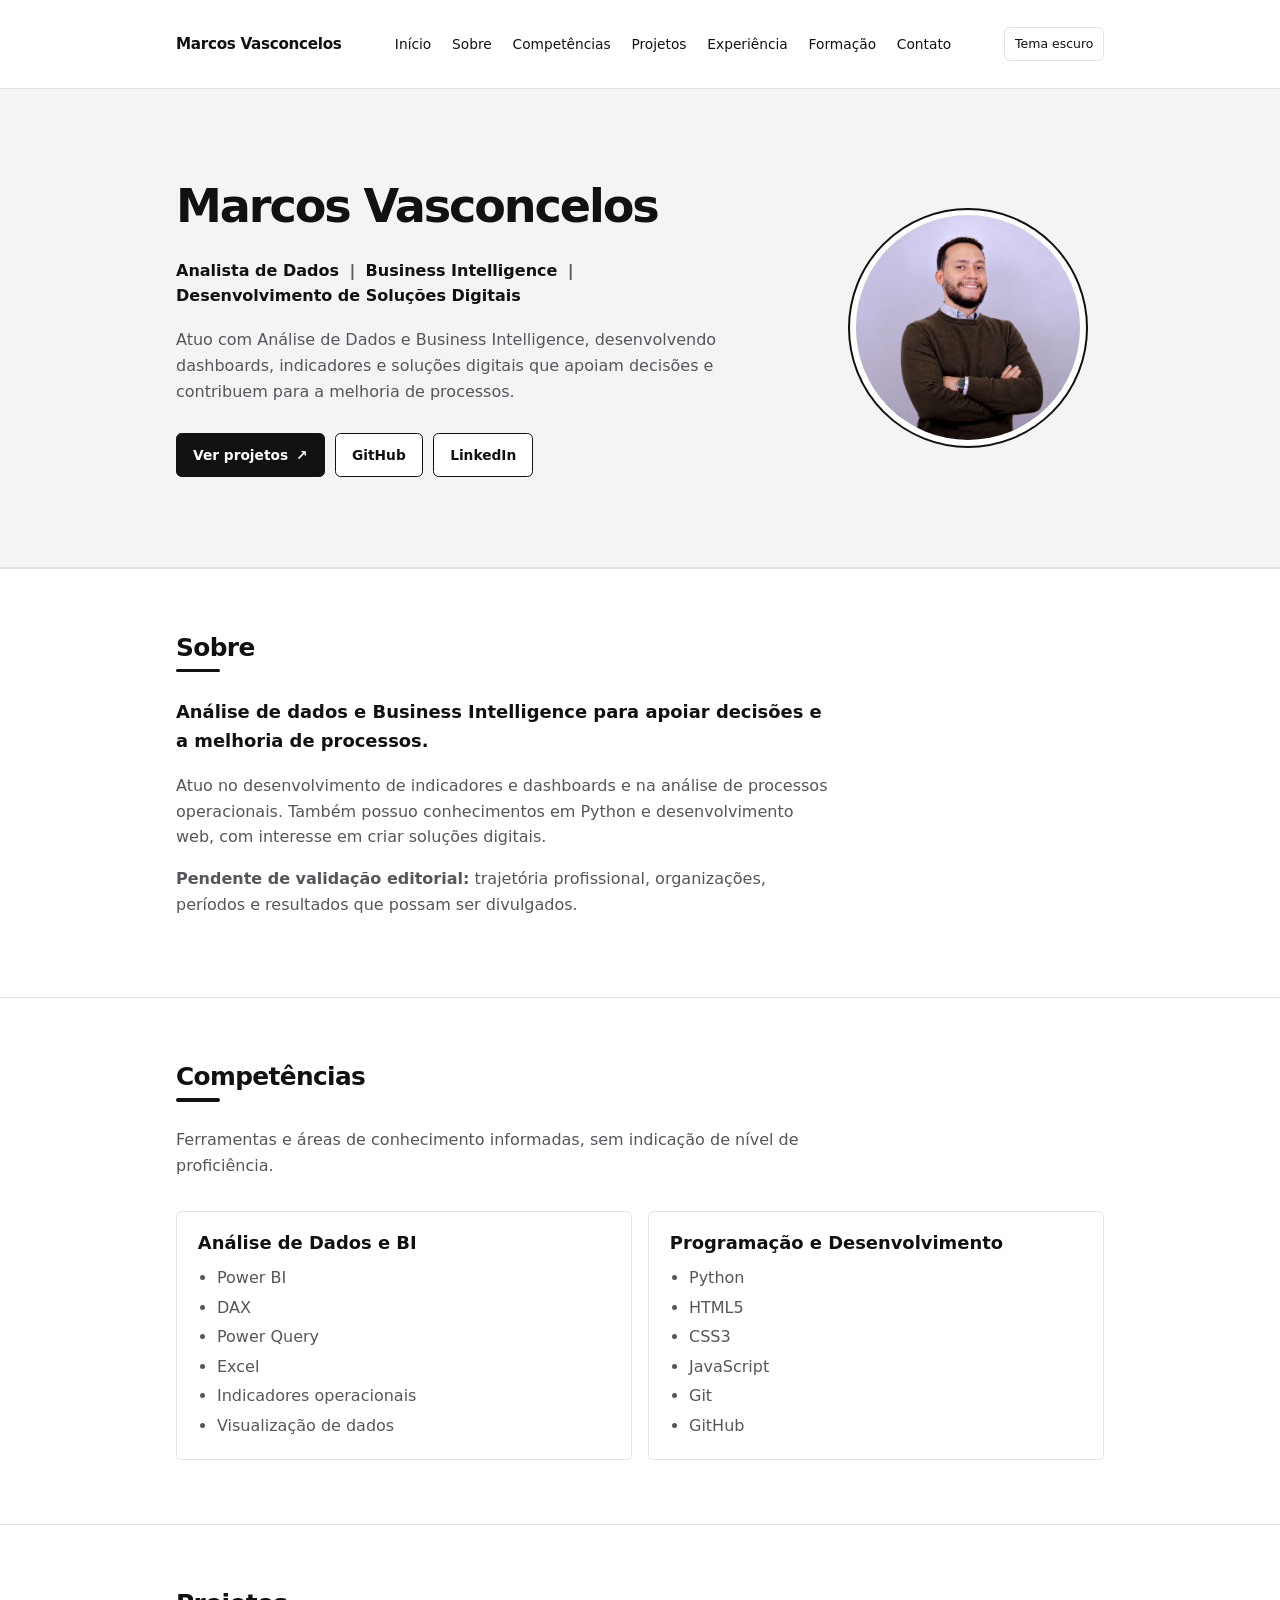
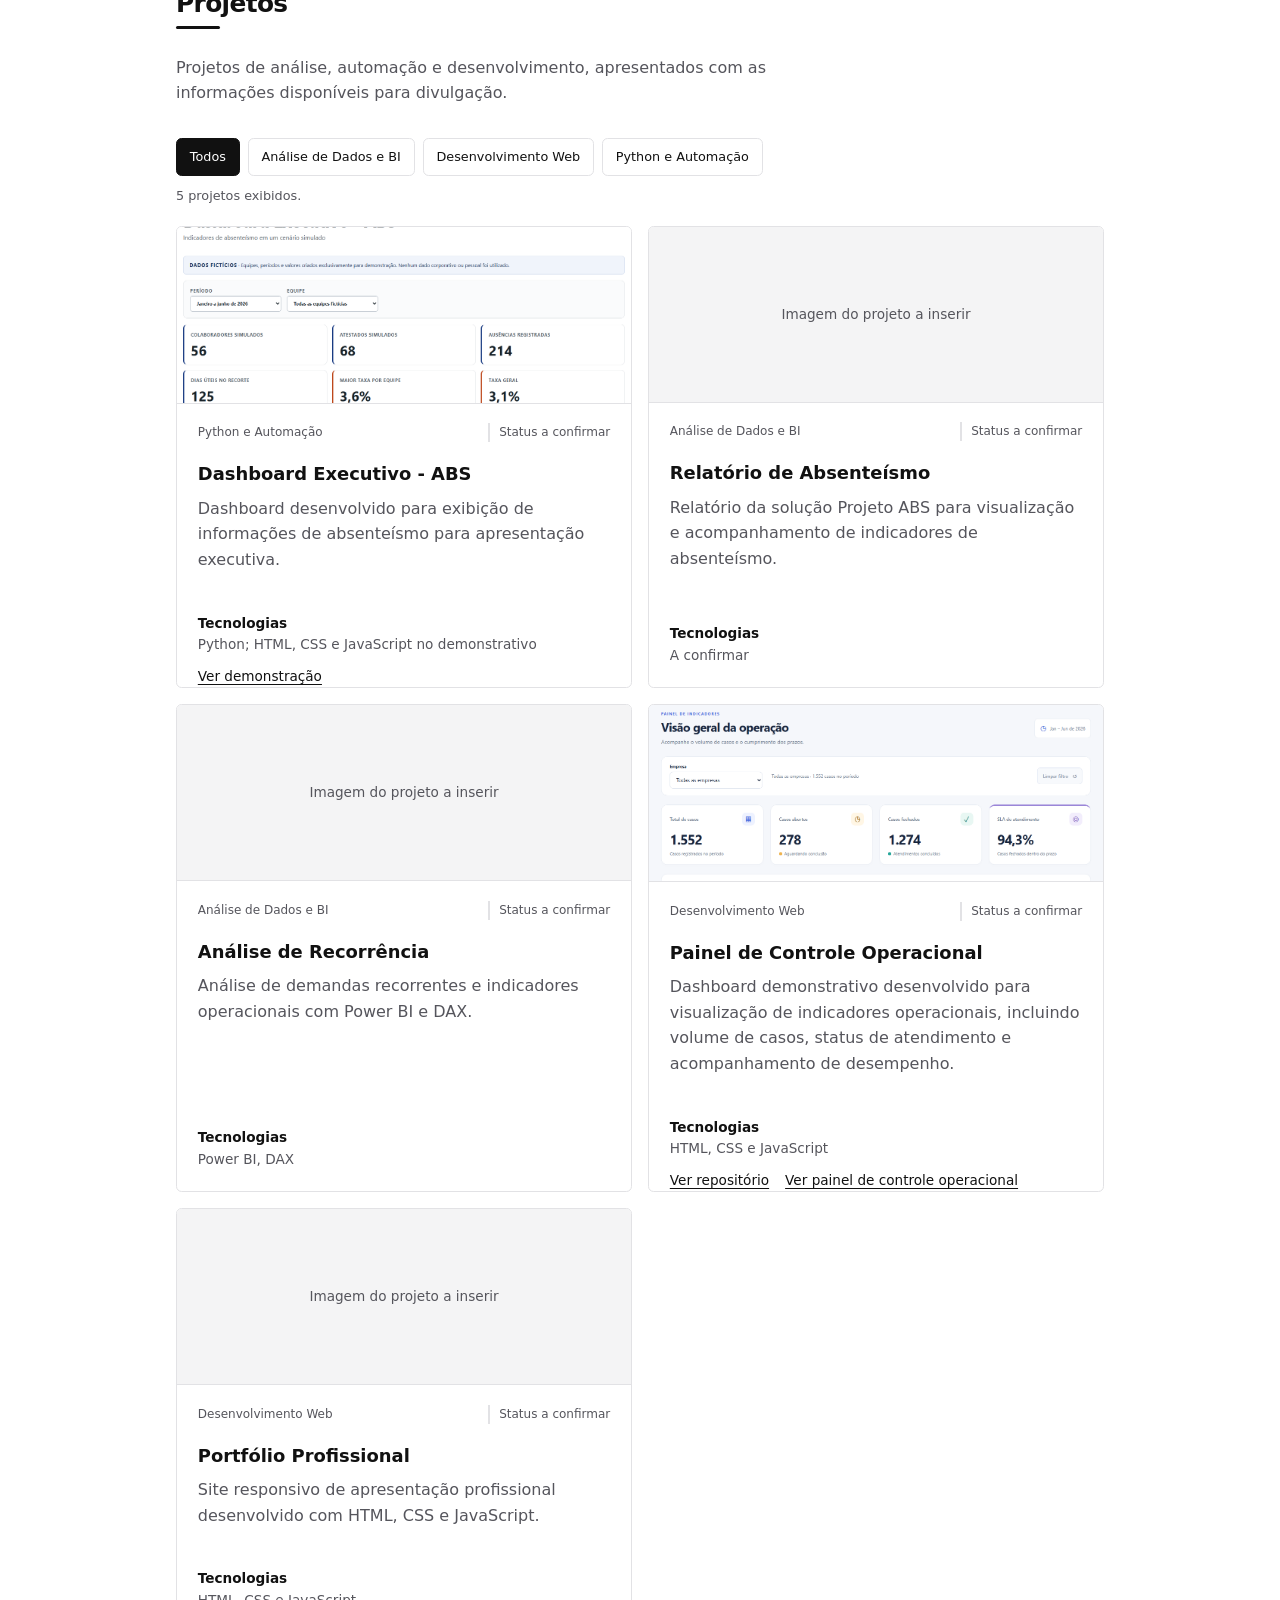
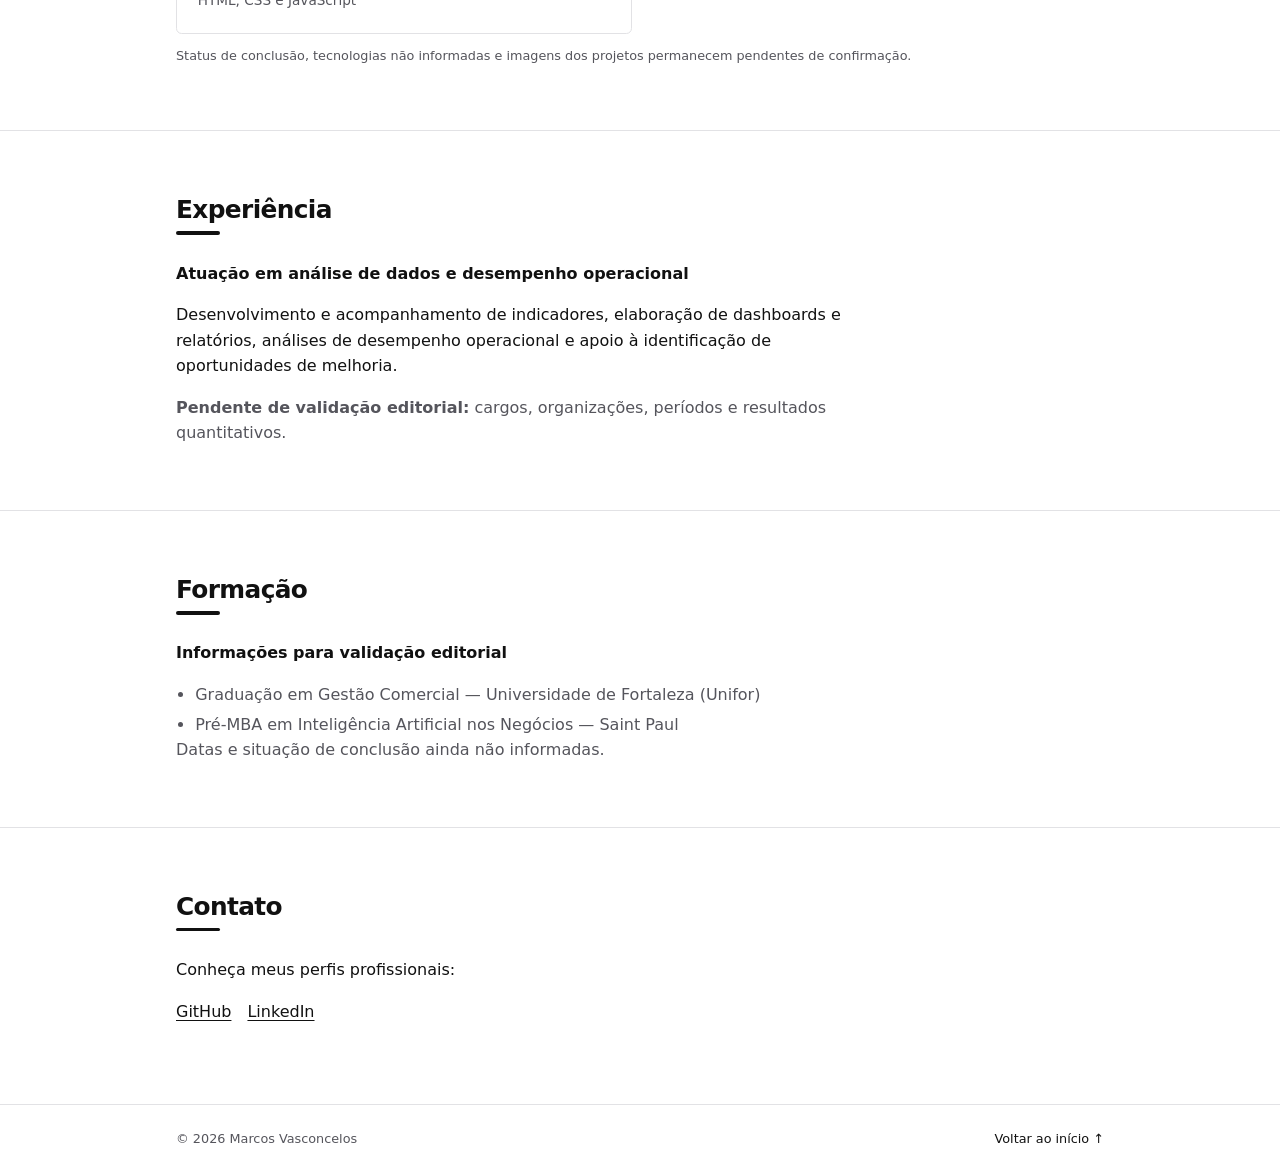
<file: index.html>
<!doctype html>
<html lang="pt-BR">
<head>
  <meta charset="utf-8">
  <meta name="viewport" content="width=device-width, initial-scale=1">
  <meta name="description" content="Marcos Vasconcelos — Analista de Dados, Business Intelligence e Desenvolvimento de Soluções Digitais.">
  <title>Marcos Vasconcelos | Dados, BI e soluções digitais</title>
  <link rel="stylesheet" href="css/style.css">
  <script src="js/projects.js" defer></script>
  <script src="js/main.js" defer></script>
</head>
<body>
  <a class="skip-link" href="#conteudo">Ir para o conteúdo principal</a>

  <header class="site-header">
    <div class="container header-inner">
      <a class="brand" href="#inicio" aria-label="Marcos Vasconcelos, voltar ao início">
        <span class="brand-name">Marcos Vasconcelos</span>
      </a>
      <div class="header-controls">
        <button class="header-button theme-toggle" type="button" aria-label="Ativar tema escuro" aria-pressed="false" hidden>Tema escuro</button>
        <button class="header-button menu-toggle" type="button" aria-controls="site-nav" aria-expanded="false" hidden>Menu</button>
      </div>
      <nav class="site-nav" id="site-nav" aria-label="Navegação principal">
        <ul class="nav-list">
          <li><a href="#inicio">Início</a></li>
          <li><a href="#sobre">Sobre</a></li>
          <li><a href="#competencias">Competências</a></li>
          <li><a href="#projetos">Projetos</a></li>
          <li><a href="#experiencia">Experiência</a></li>
          <li><a href="#formacao">Formação</a></li>
          <li><a href="#contato">Contato</a></li>
        </ul>
      </nav>
    </div>
  </header>

  <main id="conteudo" tabindex="-1">
    <section class="hero" id="inicio" aria-labelledby="inicio-titulo">
      <div class="container hero-grid">
        <div class="hero-content">
          <h1 id="inicio-titulo">Marcos Vasconcelos</h1>
          <p class="hero-role">Analista de Dados <span aria-hidden="true">|</span> Business Intelligence <span aria-hidden="true">|</span> Desenvolvimento de Soluções Digitais</p>
          <p class="hero-description">Atuo com Análise de Dados e Business Intelligence, desenvolvendo dashboards, indicadores e soluções digitais que apoiam decisões e contribuem para a melhoria de processos.</p>
          <div class="hero-actions">
            <a class="button button-primary" href="#projetos">Ver projetos <span aria-hidden="true">↗</span></a>
            <a class="button button-outline" href="https://github.com/marcsvasconcelos" target="_blank" rel="noopener noreferrer">GitHub</a>
            <a class="button button-outline" href="https://www.linkedin.com/in/marcsvasconcelos/" target="_blank" rel="noopener noreferrer">LinkedIn</a>
          </div>
        </div>
        <div class="portrait-frame">
          <img src="assets/images/projects/fotoprofissional.jpg" alt="Retrato profissional de Marcos Vasconcelos" width="1536" height="1024" decoding="async">
        </div>
      </div>
    </section>

    <section class="section" id="sobre" aria-labelledby="sobre-titulo">
      <div class="container section-grid">
        <div class="section-heading">
          <h2 id="sobre-titulo">Sobre</h2>
        </div>
        <div class="section-body">
          <p class="lead">Análise de dados e Business Intelligence para apoiar decisões e a melhoria de processos.</p>
          <p>Atuo no desenvolvimento de indicadores e dashboards e na análise de processos operacionais. Também possuo conhecimentos em Python e desenvolvimento web, com interesse em criar soluções digitais.</p>
          <p><strong>Pendente de validação editorial:</strong> trajetória profissional, organizações, períodos e resultados que possam ser divulgados.</p>
        </div>
      </div>
    </section>

    <section class="section section-tinted" id="competencias" aria-labelledby="competencias-titulo">
      <div class="container">
        <div class="section-intro">
          <h2 id="competencias-titulo">Competências</h2>
          <p>Ferramentas e áreas de conhecimento informadas, sem indicação de nível de proficiência.</p>
        </div>
        <div class="card-grid competence-grid">
          <article class="card competence-card">
            <h3>Análise de Dados e BI</h3>
            <ul class="competence-list">
              <li>Power BI</li><li>DAX</li><li>Power Query</li><li>Excel</li>
              <li>Indicadores operacionais</li><li>Visualização de dados</li>
            </ul>
          </article>
          <article class="card competence-card">
            <h3>Programação e Desenvolvimento</h3>
            <ul class="competence-list">
              <li>Python</li><li>HTML5</li><li>CSS3</li><li>JavaScript</li>
              <li>Git</li><li>GitHub</li>
            </ul>
          </article>
        </div>
      </div>
    </section>

    <section class="section" id="projetos" aria-labelledby="projetos-titulo">
      <div class="container">
        <div class="section-intro">
          <h2 id="projetos-titulo">Projetos</h2>
          <p>Projetos de análise, automação e desenvolvimento, apresentados com as informações disponíveis para divulgação.</p>
        </div>
        <div class="project-filters" role="group" aria-label="Filtrar projetos por categoria" hidden>
          <button class="filter-button" type="button" data-filter="todos" aria-pressed="true">Todos</button>
          <button class="filter-button" type="button" data-filter="analise-bi" aria-pressed="false">Análise de Dados e BI</button>
          <button class="filter-button" type="button" data-filter="desenvolvimento-web" aria-pressed="false">Desenvolvimento Web</button>
          <button class="filter-button" type="button" data-filter="python-automacao" aria-pressed="false">Python e Automação</button>
        </div>
        <p class="filter-status" role="status" aria-live="polite" hidden></p>
        <div class="card-grid project-grid" id="project-list">
          <article class="card project-card">
            <div class="project-cover has-image"><img src="assets/images/projects/abs-demo.png" alt="Prévia fictícia do Dashboard Executivo - ABS" width="1200" height="675" loading="lazy"></div>
            <div class="project-meta">
              <span class="project-category">Python e Automação</span>
              <span class="status">Status a confirmar</span>
            </div>
            <h3>Dashboard Executivo - ABS</h3>
            <p>Dashboard desenvolvido para exibição de informações de absenteísmo para apresentação executiva.</p>
            <p class="project-tech"><strong>Tecnologias</strong>HTML, CSS e JavaScript no demonstrativo</p>
            <p class="project-links"><a href="demos/abs/index.html">Ver demonstração</a></p>
          </article>
          <article class="card project-card">
            <div class="project-cover" aria-hidden="true">Imagem do projeto<br>a inserir</div>
            <div class="project-meta">
              <span class="project-category">Análise de Dados e BI</span>
              <span class="status">Status a confirmar</span>
            </div>
            <h3>Relatório de Absenteísmo</h3>
            <p>Relatório da solução Projeto ABS para visualização e acompanhamento de indicadores de absenteísmo.</p>
            <p class="project-tech"><strong>Tecnologias</strong> A confirmar</p>
          </article>
          <article class="card project-card">
            <div class="project-cover" aria-hidden="true">Imagem do projeto<br>a inserir</div>
            <div class="project-meta">
              <span class="project-category">Análise de Dados e BI</span>
              <span class="status">Status a confirmar</span>
            </div>
            <h3>Análise de Recorrência</h3>
            <p>Análise de demandas recorrentes e indicadores operacionais com Power BI e DAX.</p>
            <p class="project-tech"><strong>Tecnologias</strong> Power BI, DAX</p>
          </article>
          <article class="card project-card">
            <div class="project-cover has-image"><img src="assets/images/projects/painel-operacional.png" alt="Prévia da demonstração pública do Painel de Controle Operacional" width="1200" height="675" loading="lazy"></div>
            <div class="project-meta">
              <span class="project-category">Desenvolvimento Web</span>
              <span class="status">Status a confirmar</span>
            </div>
            <h3>Painel de Controle Operacional</h3>
            <p>Dashboard demonstrativo desenvolvido para visualização de indicadores operacionais, incluindo volume de casos, status de atendimento e acompanhamento de desempenho.</p>
            <p class="project-tech"><strong>Tecnologias</strong> HTML, CSS e JavaScript</p>
            <p class="project-links"><a href="https://github.com/marcsvasconcelos/DASHBOARD-OPERACIONAL" target="_blank" rel="noopener noreferrer">Ver repositório</a><a href="https://marcsvasconcelos.github.io/DASHBOARD-OPERACIONAL/" target="_blank" rel="noopener noreferrer">Ver painel de controle operacional</a></p>
          </article>
          <article class="card project-card">
            <div class="project-cover" aria-hidden="true">Imagem do projeto<br>a inserir</div>
            <div class="project-meta">
              <span class="project-category">Desenvolvimento Web</span>
              <span class="status">Status a confirmar</span>
            </div>
            <h3>Portfólio Profissional</h3>
            <p>Site responsivo de apresentação profissional desenvolvido com HTML, CSS e JavaScript.</p>
            <p class="project-tech"><strong>Tecnologias</strong> HTML, CSS e JavaScript</p>
          </article>
        </div>
        <p class="pending-note">Status de conclusão, tecnologias não informadas e imagens dos projetos permanecem pendentes de confirmação.</p>
      </div>
    </section>

    <section class="section section-tinted" id="experiencia" aria-labelledby="experiencia-titulo">
      <div class="container section-grid">
        <div class="section-heading">
          <h2 id="experiencia-titulo">Experiência</h2>
        </div>
        <div class="detail-panel">
          <p class="panel-label">Atuação em análise de dados e desempenho operacional</p>
          <p>Desenvolvimento e acompanhamento de indicadores, elaboração de dashboards e relatórios, análises de desempenho operacional e apoio à identificação de oportunidades de melhoria.</p>
          <p><strong>Pendente de validação editorial:</strong> cargos, organizações, períodos e resultados quantitativos.</p>
        </div>
      </div>
    </section>

    <section class="section" id="formacao" aria-labelledby="formacao-titulo">
      <div class="container section-grid">
        <div class="section-heading">
          <h2 id="formacao-titulo">Formação</h2>
        </div>
        <div class="detail-panel">
          <p class="panel-label">Informações para validação editorial</p>
          <ul class="formation-list">
            <li>Graduação em Gestão Comercial — Universidade de Fortaleza (Unifor)</li>
            <li>Pré-MBA em Inteligência Artificial nos Negócios — Saint Paul</li>
          </ul>
          <p>Datas e situação de conclusão ainda não informadas.</p>
        </div>
      </div>
    </section>

    <section class="section contact-section" id="contato" aria-labelledby="contato-titulo">
      <div class="container contact-inner">
        <h2 id="contato-titulo">Contato</h2>
        <p>Conheça meus perfis profissionais:</p>
        <p class="contact-links"><a href="https://github.com/marcsvasconcelos" target="_blank" rel="noopener noreferrer">GitHub</a><a href="https://www.linkedin.com/in/marcsvasconcelos/" target="_blank" rel="noopener noreferrer">LinkedIn</a></p>
      </div>
    </section>
  </main>

  <footer class="site-footer">
    <div class="container footer-inner">
      <span>© 2026 Marcos Vasconcelos</span>
      <a href="#inicio">Voltar ao início ↑</a>
    </div>
  </footer>
</body>
</html>
</file>
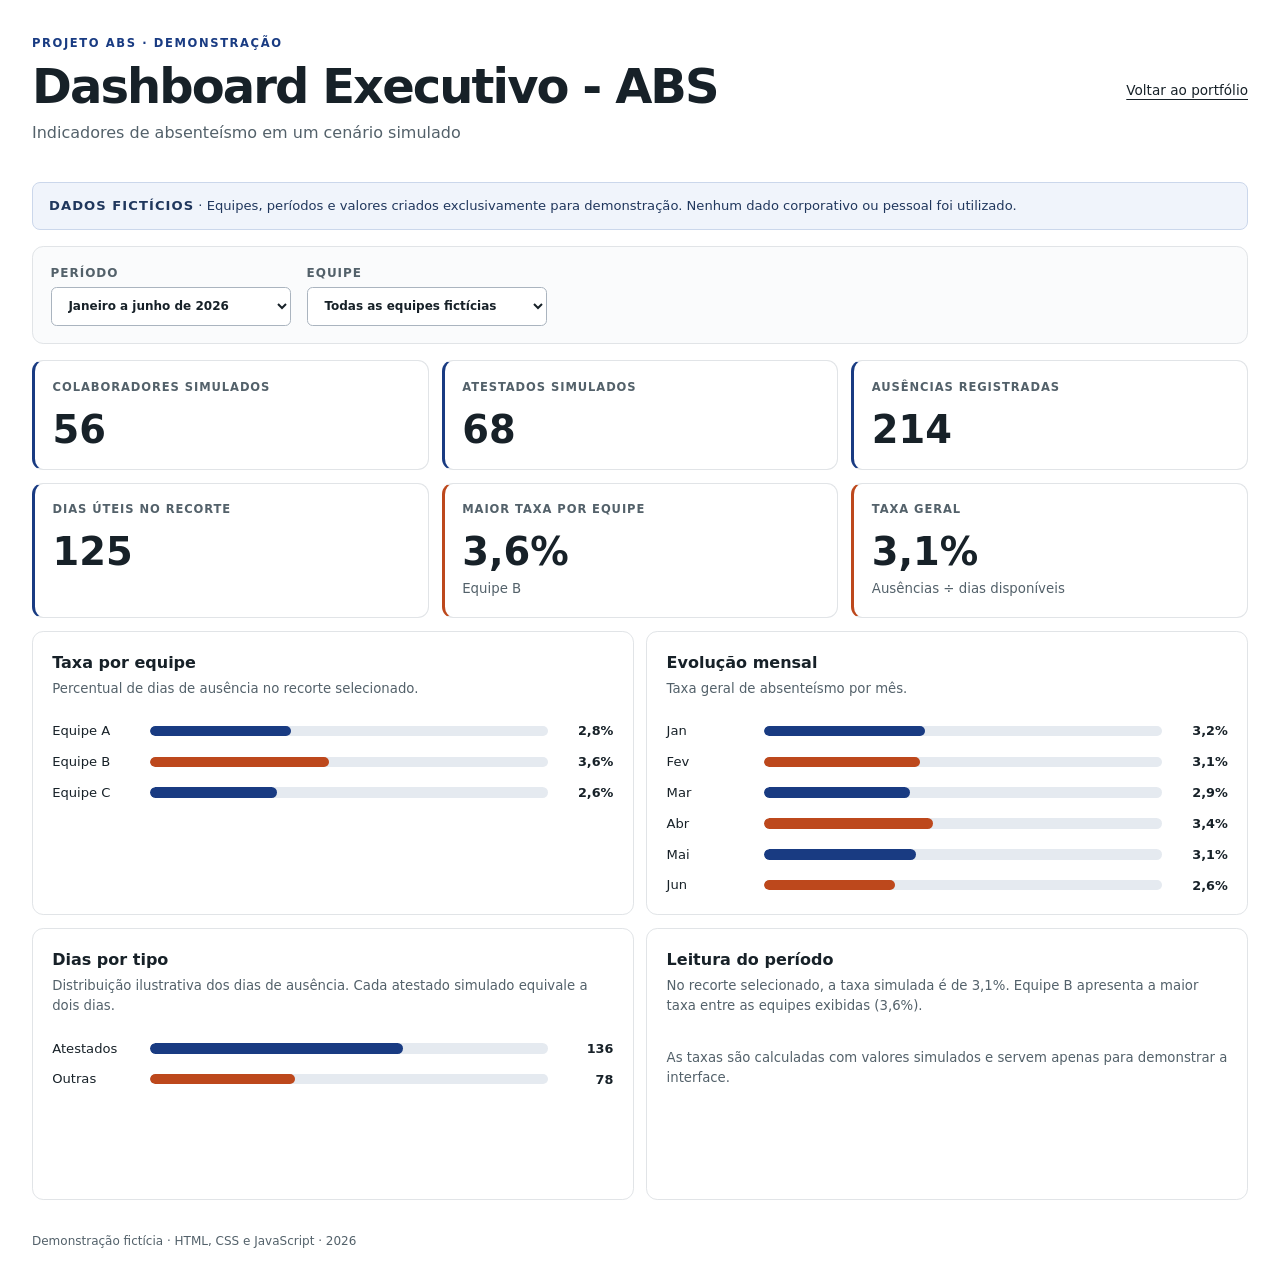
<file: demos/abs/index.html>
<!doctype html>
<html lang="pt-BR">
<head>
  <meta charset="utf-8">
  <meta name="viewport" content="width=device-width, initial-scale=1">
  <meta name="description" content="Demonstração fictícia de indicadores de absenteísmo do Projeto ABS.">
  <title>Dashboard Executivo - ABS | Demonstração fictícia</title>
  <link rel="stylesheet" href="style.css">
  <script src="main.js" defer></script>
</head>
<body>
  <a class="skip-link" href="#conteudo">Ir para os indicadores</a>
  <header class="header wrap">
    <div>
      <p class="eyebrow">Projeto ABS · Demonstração</p>
      <h1>Dashboard Executivo - ABS</h1>
      <p class="subtitle">Indicadores de absenteísmo em um cenário simulado</p>
    </div>
    <a class="back" href="../../index.html#projetos">Voltar ao portfólio</a>
  </header>
  <main id="conteudo" class="wrap">
    <p class="notice"><strong>DADOS FICTÍCIOS</strong> · Equipes, períodos e valores criados exclusivamente para demonstração. Nenhum dado corporativo ou pessoal foi utilizado.</p>
    <section class="filters" aria-label="Filtros do painel">
      <label>Período
        <select id="periodo">
          <option value="todos">Janeiro a junho de 2026</option>
          <option value="jan">Janeiro de 2026</option><option value="fev">Fevereiro de 2026</option>
          <option value="mar">Março de 2026</option><option value="abr">Abril de 2026</option>
          <option value="mai">Maio de 2026</option><option value="jun">Junho de 2026</option>
        </select>
      </label>
      <label>Equipe
        <select id="equipe">
          <option value="todas">Todas as equipes fictícias</option>
          <option value="Equipe A">Equipe A</option><option value="Equipe B">Equipe B</option><option value="Equipe C">Equipe C</option>
        </select>
      </label>
    </section>
    <section class="metrics" aria-label="Indicadores principais">
      <article class="metric"><h2>Colaboradores simulados</h2><strong id="colaboradores">—</strong></article>
      <article class="metric"><h2>Atestados simulados</h2><strong id="atestados">—</strong></article>
      <article class="metric"><h2>Ausências registradas</h2><strong id="ausencias">—</strong></article>
      <article class="metric"><h2>Dias úteis no recorte</h2><strong id="dias-uteis">—</strong></article>
      <article class="metric accent"><h2>Maior taxa por equipe</h2><strong id="maior-taxa">—</strong><small id="maior-equipe"></small></article>
      <article class="metric accent"><h2>Taxa geral</h2><strong id="taxa-geral">—</strong><small>Ausências ÷ dias disponíveis</small></article>
    </section>
    <div class="panels">
      <section class="panel" aria-labelledby="equipes-titulo"><h2 id="equipes-titulo">Taxa por equipe</h2><p>Percentual de dias de ausência no recorte selecionado.</p><div id="chart-equipes" class="bars"></div></section>
      <section class="panel" aria-labelledby="evolucao-titulo"><h2 id="evolucao-titulo">Evolução mensal</h2><p>Taxa geral de absenteísmo por mês.</p><div id="chart-meses" class="bars"></div></section>
      <section class="panel" aria-labelledby="tipos-titulo"><h2 id="tipos-titulo">Dias por tipo</h2><p>Distribuição ilustrativa dos dias de ausência. Cada atestado simulado equivale a dois dias.</p><div id="chart-tipos" class="bars"></div></section>
      <section class="panel" aria-labelledby="resumo-titulo"><h2 id="resumo-titulo">Leitura do período</h2><p id="resumo" role="status" aria-live="polite"></p><p class="fine">As taxas são calculadas com valores simulados e servem apenas para demonstrar a interface.</p></section>
    </div>
  </main>
  <footer class="wrap footer">Demonstração fictícia · HTML, CSS e JavaScript · 2026</footer>
</body>
</html>
</file>
<file: css/style.css>
:root {
  color-scheme: light;
  font-family: Inter, "Segoe UI", system-ui, sans-serif;
  line-height: 1.6;
  color: #111111;
  background: #ffffff;
  --navy: #111111;
  --blue: #111111;
  --muted: #55555c;
  --line: #e2e2e5;
  --soft: #f4f4f5;
  --surface: #ffffff;
  --portrait: #ebebed;
  --button-text: #ffffff;
  --focus: #a34b00;
  --disabled-border: #a3a3a8;
}

:root[data-theme="dark"] {
  color-scheme: dark;
  color: #f4f4f5;
  background: #171719;
  --navy: #f4f4f5;
  --blue: #f4f4f5;
  --muted: #c3c3c8;
  --line: #414145;
  --soft: #252528;
  --surface: #171719;
  --portrait: #303034;
  --button-text: #171719;
  --focus: #ffb86c;
  --disabled-border: #77777c;
}

* {
  box-sizing: border-box;
}

html {
  scroll-behavior: smooth;
}

body {
  margin: 0;
}

button {
  font: inherit;
}

a {
  color: var(--blue);
}

a:focus-visible,
button:focus-visible {
  outline: 3px solid var(--focus);
  outline-offset: 4px;
}

.skip-link {
  position: fixed;
  z-index: 10;
  top: 0.75rem;
  left: 0.75rem;
  padding: 0.5rem 0.75rem;
  color: var(--button-text);
  background: var(--navy);
  transform: translateY(-160%);
}

.skip-link:focus {
  transform: none;
}

.container {
  width: min(100% - 2.5rem, 58rem);
  margin-inline: auto;
}

.site-header {
  border-bottom: 1px solid var(--line);
}

.header-inner {
  display: flex;
  align-items: center;
  justify-content: space-between;
  gap: 2rem;
  min-height: 5.5rem;
}

.site-nav {
  order: 2;
}

.header-controls {
  display: flex;
  align-items: center;
  order: 3;
}

.header-button,
.filter-button {
  border: 1px solid var(--line);
  border-radius: 0.35rem;
  color: var(--navy);
  background: var(--surface);
  cursor: pointer;
}

.header-button {
  padding: 0.4rem 0.6rem;
  font-size: 0.78rem;
}

.menu-toggle {
  display: none;
}

.brand {
  flex: none;
  color: var(--navy);
  text-decoration: none;
}

.brand-name {
  font-size: 0.95rem;
  font-weight: 700;
  letter-spacing: -0.02em;
}

.nav-list {
  display: flex;
  flex-wrap: wrap;
  justify-content: flex-end;
  gap: 0.15rem 1.3rem;
  margin: 0;
  padding: 0;
  list-style: none;
}

.nav-list a {
  display: inline-block;
  padding-block: 0.4rem;
  color: var(--navy);
  font-size: 0.86rem;
  text-decoration: none;
}

.nav-list a:hover,
.site-footer a:hover {
  text-decoration: underline;
  text-underline-offset: 0.3rem;
}

.hero {
  border-bottom: 1px solid var(--line);
  background: var(--soft);
}

.hero-grid {
  display: grid;
  grid-template-columns: minmax(0, 1fr) minmax(0, 16rem);
  align-items: center;
  gap: clamp(2.5rem, 7vw, 6rem);
  padding-block: clamp(4.5rem, 7vw, 6.5rem);
}

h1,
h2,
h3,
p {
  margin-top: 0;
}

h1,
h2,
h3 {
  color: var(--navy);
  line-height: 1.2;
}

h1 {
  max-width: 16ch;
  margin-bottom: 1.5rem;
  font-size: clamp(2.35rem, 3.6vw, 3.4rem);
  font-weight: 700;
  letter-spacing: -0.045em;
}

h2 {
  margin-bottom: 1.6rem;
  font-size: 1.55rem;
  font-weight: 700;
  letter-spacing: -0.025em;
}

h2::after {
  display: block;
  width: 2.75rem;
  height: 0.22rem;
  margin-top: 0.4rem;
  border-radius: 2px;
  background: var(--blue);
  content: "";
}

h3 {
  margin-bottom: 0.7rem;
  font-size: 1.12rem;
  font-weight: 650;
}

.hero-role {
  max-width: 34rem;
  margin-bottom: 1.15rem;
  color: var(--blue);
  font-weight: 550;
}

.hero-role span {
  padding-inline: 0.3rem;
  color: var(--muted);
}

.hero-description,
.section-body,
.section-intro > p:last-child,
.card > p,
.detail-panel > p:last-child {
  color: var(--muted);
}

.hero-description {
  max-width: 34rem;
  margin-bottom: 1.8rem;
}

.hero-actions {
  display: flex;
  flex-wrap: wrap;
  gap: 0.65rem;
}

.button {
  display: inline-flex;
  align-items: center;
  justify-content: center;
  gap: 0.5rem;
  min-height: 2.75rem;
  padding: 0.55rem 1rem;
  border: 1px solid var(--navy);
  border-radius: 0.35rem;
  font-size: 0.86rem;
  font-weight: 600;
  text-decoration: none;
  transition: background-color 160ms ease, border-color 160ms ease, opacity 160ms ease, transform 160ms ease;
}

.button:not(:disabled):hover {
  transform: translateY(-1px);
}

.button-primary {
  color: var(--button-text);
  background: var(--navy);
}

.button-primary:hover {
  opacity: 0.88;
}

.button-outline {
  color: var(--navy);
  background: var(--surface);
}

.button:disabled {
  border-color: var(--disabled-border);
  color: var(--muted);
  background: var(--soft);
  cursor: not-allowed;
}

.button-note {
  font-size: 0.7rem;
  font-weight: 400;
}

.pending-note {
  margin: 0.75rem 0 0;
  color: var(--muted);
  font-size: 0.8rem;
}

.portrait-frame {
  display: grid;
  place-items: center;
  width: min(100%, 15rem);
  aspect-ratio: 1;
  min-height: 0;
  padding: 0.35rem;
  border: 2px solid var(--navy);
  border-radius: 50%;
  background: var(--surface);
  overflow: hidden;
}

.portrait-frame img {
  display: block;
  width: 100%;
  height: 100%;
  border-radius: 50%;
  object-fit: cover;
}

.portrait-placeholder {
  display: grid;
  place-items: center;
  width: 100%;
  height: 100%;
  padding: 1.5rem;
  border-radius: 50%;
  color: var(--navy);
  background: var(--portrait);
  text-align: center;
}

.portrait-placeholder p {
  margin: 0;
  font-weight: 600;
}

.portrait-placeholder small {
  color: var(--muted);
  font-size: 0.85rem;
  font-weight: 400;
}

.section {
  padding-block: clamp(3.5rem, 5vw, 5rem);
  border-top: 1px solid var(--line);
}

.section-tinted,
.contact-section {
  background: var(--surface);
}

.section-grid {
  display: block;
}

.section-body {
  max-width: 41rem;
}

.section-body .lead {
  color: var(--navy);
  font-size: 1.12rem;
  font-weight: 600;
}

.section-intro {
  max-width: 42rem;
  margin-bottom: 2rem;
}

.section-intro > p:last-child {
  margin-bottom: 0;
}

.card-grid {
  display: grid;
  gap: 1rem;
}

.competence-grid {
  grid-template-columns: repeat(2, minmax(0, 1fr));
}

.competence-list,
.formation-list {
  margin: 0;
  padding-left: 1.2rem;
  color: var(--muted);
}

.competence-list li,
.formation-list li {
  margin-top: 0.25rem;
}

.project-grid {
  grid-template-columns: repeat(2, minmax(0, 1fr));
}

.card {
  min-width: 0;
  padding: 1.3rem;
  border: 1px solid var(--line);
  border-radius: 0.35rem;
  background: var(--surface);
  transition: border-color 160ms ease, transform 160ms ease;
}

.card:hover {
  border-color: var(--muted);
  transform: translateY(-2px);
}

.project-filters {
  display: flex;
  flex-wrap: wrap;
  gap: 0.5rem;
  margin-bottom: 0.6rem;
}

.filter-button {
  padding: 0.5rem 0.8rem;
  font-size: 0.8rem;
  transition: background-color 160ms ease, border-color 160ms ease;
}

.filter-button[aria-pressed="true"] {
  border-color: var(--navy);
  color: var(--button-text);
  background: var(--navy);
}

.filter-button:not([aria-pressed="true"]):hover,
.header-button:hover {
  border-color: var(--muted);
  background: var(--soft);
}

.filter-status {
  min-height: 1.5rem;
  margin-bottom: 1rem;
  color: var(--muted);
  font-size: 0.8rem;
}

[hidden] {
  display: none !important;
}

.card > p:last-child {
  margin-bottom: 0;
}

.project-card {
  display: flex;
  flex-direction: column;
  padding: 0;
  overflow: hidden;
  border-left: 1px solid var(--line);
}

.project-cover {
  display: grid;
  place-items: center;
  min-height: 11rem;
  padding: 1.5rem;
  color: var(--muted);
  background: var(--soft);
  border-bottom: 1px solid var(--line);
  font-size: 0.85rem;
  text-align: center;
}

.project-cover.has-image {
  padding: 0;
}

.project-cover img {
  display: block;
  width: 100%;
  height: 11rem;
  object-fit: cover;
}

.project-card > :not(.project-cover) {
  margin-inline: 1.3rem;
}

.project-card > .project-tech {
  margin-bottom: 0.6rem;
}

.project-card > .project-tech:last-child,
.project-card > .project-links {
  margin-bottom: 1.3rem;
}

.project-links {
  display: flex;
  flex-wrap: wrap;
  gap: 0.5rem 1rem;
  font-size: 0.85rem;
}

.project-links a {
  text-underline-offset: 0.2rem;
}

.project-meta {
  display: flex;
  flex-wrap: wrap;
  align-items: center;
  justify-content: space-between;
  gap: 0.6rem;
  margin-top: 1.2rem;
  margin-bottom: 1.3rem;
}

.project-category,
.status {
  color: var(--muted);
  font-size: 0.75rem;
}

.status {
  padding-left: 0.6rem;
  border-left: 2px solid var(--line);
}

.status-complete {
  border-color: var(--navy);
}

.status-progress {
  border-color: var(--muted);
}

.project-tech {
  margin-top: auto;
  padding-top: 1.5rem;
  font-size: 0.85rem;
}

.project-tech strong {
  display: block;
  color: var(--navy);
}

.detail-panel {
  max-width: 42rem;
}

.panel-label {
  color: var(--navy);
  font-weight: 600;
}

.detail-panel > p:last-child {
  margin-bottom: 0;
}

.contact-section p {
  max-width: 42rem;
}

.contact-pending {
  margin: 1.5rem 0 0;
  color: var(--muted);
  font-size: 0.85rem;
}

.contact-links {
  display: flex;
  flex-wrap: wrap;
  gap: 1rem;
}

.contact-links a {
  text-underline-offset: 0.2rem;
}

.site-footer {
  padding-block: 1.5rem;
  border-top: 1px solid var(--line);
  color: var(--muted);
  font-size: 0.8rem;
}

.footer-inner {
  display: flex;
  flex-wrap: wrap;
  justify-content: space-between;
  gap: 0.75rem;
}

.site-footer a {
  text-decoration: none;
}

@media (max-width: 64rem) {
  .header-inner {
    flex-wrap: wrap;
    gap: 0.5rem 1rem;
    padding-block: 1rem;
  }

  .site-nav {
    flex-basis: 100%;
    order: 3;
  }

  .header-controls {
    margin-left: auto;
    order: 2;
  }
}

@media (max-width: 48rem) {
  .js-enabled .menu-toggle {
    display: inline-block;
  }

  .js-enabled .site-nav {
    display: none;
  }

  .js-enabled .site-nav.is-open {
    display: block;
  }

  .nav-list {
    justify-content: flex-start;
  }

  .hero-grid,
  .section-grid {
    grid-template-columns: 1fr;
  }

  .portrait-frame {
    width: min(100%, 15rem);
  }

  .competence-grid {
    grid-template-columns: repeat(2, minmax(0, 1fr));
  }
}

@media (max-width: 36rem) {
  .container {
    width: min(100% - 2rem, 58rem);
  }

  .nav-list {
    gap: 0.1rem 0.9rem;
  }

  .hero-grid {
    padding-block: 4rem;
  }

  .portrait-frame {
    width: min(100%, 14rem);
  }

  .competence-grid,
  .project-grid {
    grid-template-columns: 1fr;
  }

  .hero-actions .button {
    flex: 1 1 auto;
  }
}

@media (prefers-reduced-motion: reduce) {
  html {
    scroll-behavior: auto;
  }

  .button,
  .card,
  .filter-button {
    transition: none;
    transform: none !important;
  }
}
</file>
<file: demos/abs/style.css>
:root{font-family:Inter,"Segoe UI",system-ui,sans-serif;color:#172128;background:#fff;line-height:1.5;--panel:#fff;--line:#e1e4e7;--muted:#53616a;--blue:#193b82;--orange:#bd481c}
*{box-sizing:border-box}body{margin:0}.wrap{width:min(100% - 2rem,76rem);margin-inline:auto}a{color:inherit}a:focus-visible,select:focus-visible{outline:3px solid var(--orange);outline-offset:3px}.skip-link{position:absolute;top:-5rem;left:1rem;padding:.5rem;background:#172128;color:#fff}.skip-link:focus{top:1rem}
.header{display:flex;justify-content:space-between;align-items:center;gap:1rem;padding-block:2.2rem 1.5rem}.eyebrow{text-transform:uppercase;letter-spacing:.14em;color:var(--blue);font-size:.72rem;font-weight:700;margin:0 0 .5rem}h1{font-size:clamp(1.8rem,4vw,3rem);line-height:1.1;letter-spacing:-.04em;margin:0}.subtitle{color:var(--muted);margin:.5rem 0 0}.back{white-space:nowrap;text-underline-offset:.25rem;font-size:.85rem}.notice{border:1px solid #cbd7eb;background:#f0f4fb;color:#20375d;padding:.8rem 1rem;border-radius:.5rem;font-size:.82rem}.notice strong{letter-spacing:.08em}
.filters{display:flex;flex-wrap:wrap;gap:1rem;padding:1.1rem;margin-block:1rem;border:1px solid var(--line);border-radius:.7rem;background:#fafbfc}label{display:grid;gap:.3rem;color:var(--muted);font-size:.75rem;font-weight:650;text-transform:uppercase;letter-spacing:.08em}select{min-width:15rem;max-width:100%;padding:.65rem .8rem;border:1px solid #aab4bf;border-radius:.35rem;background:#fff;color:#172128;font:inherit;text-transform:none;letter-spacing:0}
.metrics{display:grid;grid-template-columns:repeat(3,minmax(0,1fr));gap:.8rem}.metric,.panel{min-width:0;border:1px solid var(--line);border-radius:.7rem;background:var(--panel)}.metric{padding:1.1rem;border-left:3px solid var(--blue)}.metric.accent{border-left-color:var(--orange)}.metric h2{font-size:.72rem;text-transform:uppercase;letter-spacing:.08em;color:var(--muted);margin:0 0 .8rem}.metric strong{display:block;font-size:clamp(1.6rem,3vw,2.4rem);line-height:1.1}.metric small{display:block;color:var(--muted);margin-top:.35rem}
.panels{display:grid;grid-template-columns:repeat(2,minmax(0,1fr));gap:.8rem;margin-top:.8rem}.panel{padding:1.2rem;min-height:17rem}.panel h2{font-size:1rem;margin:0 0 .25rem}.panel>p{color:var(--muted);font-size:.83rem;margin:.2rem 0 1rem}.bars{display:grid;gap:.7rem;margin-top:1.4rem}.bar-row{display:grid;grid-template-columns:5.5rem minmax(0,1fr) 3.5rem;align-items:center;gap:.6rem;font-size:.82rem}.track{display:block;height:.65rem;border-radius:99px;background:#e5eaf0;overflow:hidden}.fill{display:block;height:100%;width:0;background:var(--blue);border-radius:99px}.bar-row:nth-child(even) .fill{background:var(--orange)}.bar-row strong{text-align:right;font-size:.8rem}.fine{margin-top:2rem!important}.footer{padding-block:2rem;color:var(--muted);font-size:.75rem}
@media(max-width:48rem){.header{align-items:flex-start;flex-direction:column}.metrics{grid-template-columns:repeat(2,minmax(0,1fr))}.panels{grid-template-columns:1fr}}@media(max-width:30rem){.metrics{grid-template-columns:1fr}.filters label,select{width:100%}.bar-row{grid-template-columns:4.7rem minmax(0,1fr) 3.2rem}}@media(prefers-reduced-motion:no-preference){.fill{transition:width .25s ease}}
</file>
